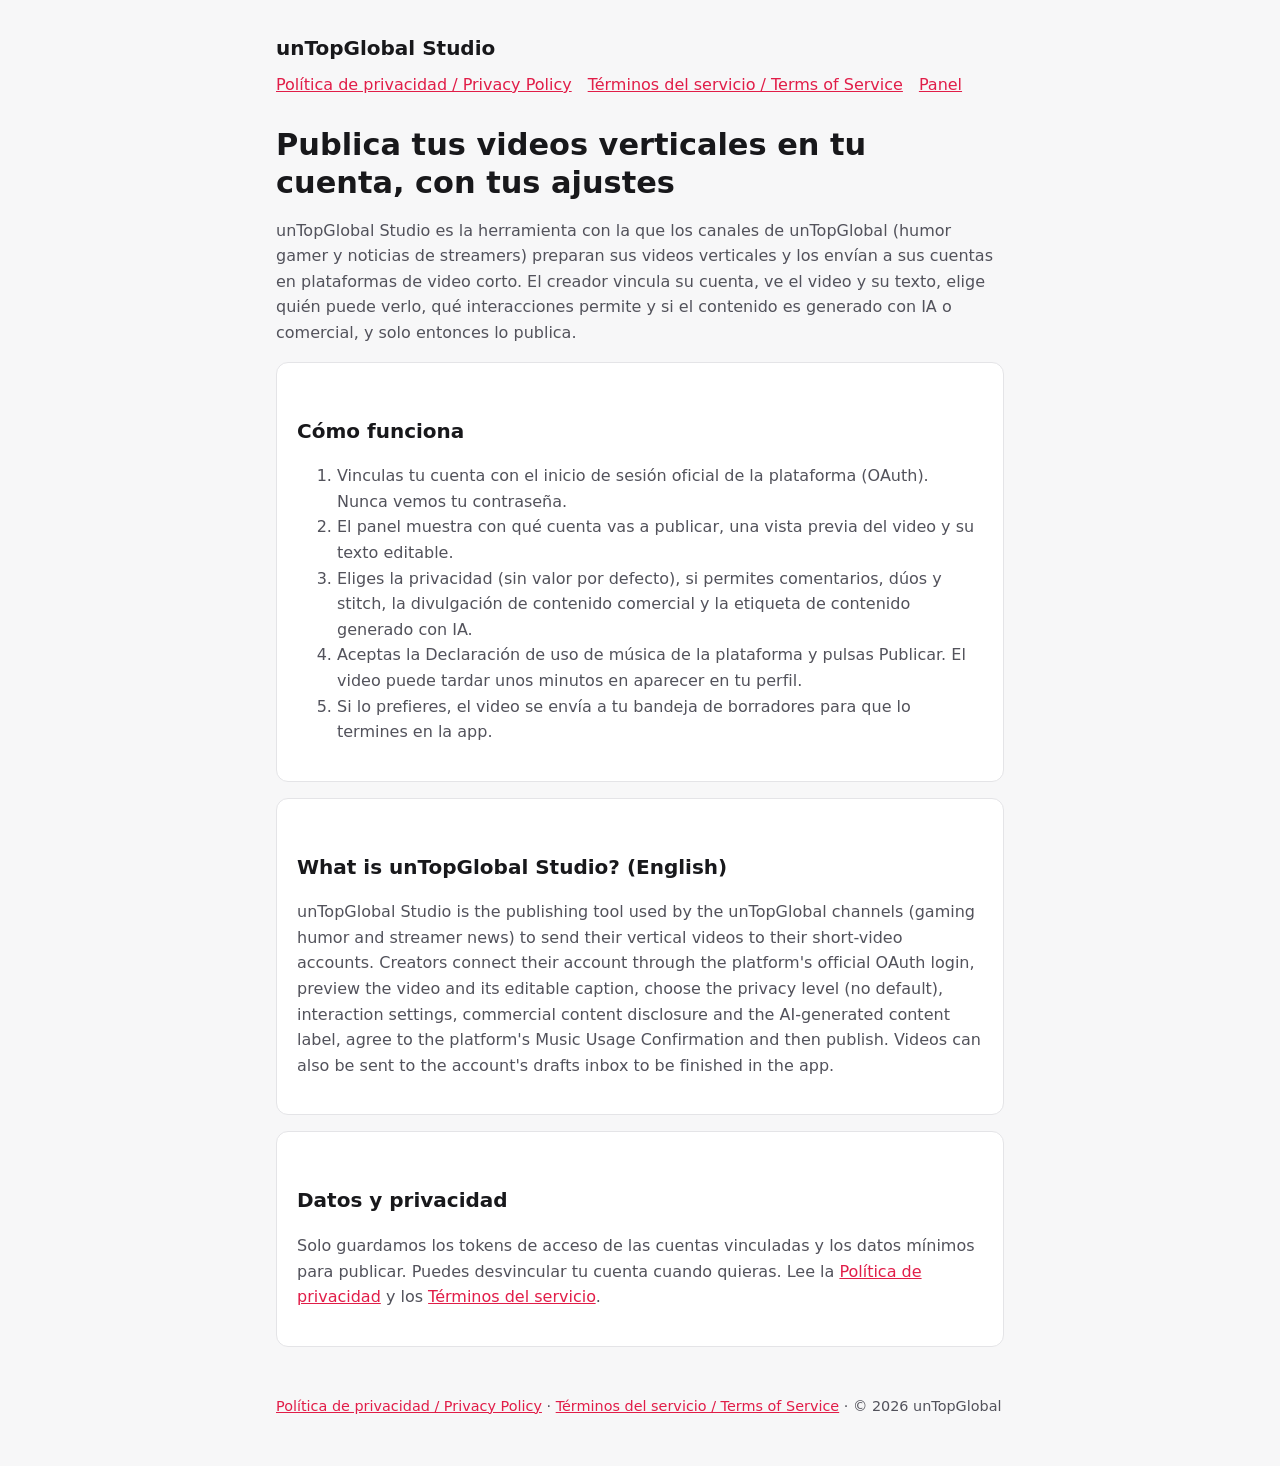
<file: index.html>
<!doctype html>
<html lang="es">
<head>
  <meta charset="utf-8">
  <meta name="viewport" content="width=device-width, initial-scale=1">
  <title>unTopGlobal Studio</title>
  <meta name="description" content="Herramienta de publicación de video vertical de los canales unTopGlobal.">
  <link rel="stylesheet" href="estilos.css">
</head>
<body>
  <header>
    <a class="marca" href="index.html">unTopGlobal Studio</a>
    <nav>
      <a href="privacidad.html">Política de privacidad / Privacy Policy</a>
      <a href="terminos.html">Términos del servicio / Terms of Service</a>
      <a href="panel.html">Panel</a>
    </nav>
  </header>

  <main>
    <h1>Publica tus videos verticales en tu cuenta, con tus ajustes</h1>
    <p>
      unTopGlobal Studio es la herramienta con la que los canales de unTopGlobal
      (humor gamer y noticias de streamers) preparan sus videos verticales y los
      envían a sus cuentas en plataformas de video corto. El creador vincula su
      cuenta, ve el video y su texto, elige quién puede verlo, qué interacciones
      permite y si el contenido es generado con IA o comercial, y solo entonces
      lo publica.
    </p>

    <div class="tarjeta">
      <h2>Cómo funciona</h2>
      <ol>
        <li>Vinculas tu cuenta con el inicio de sesión oficial de la plataforma (OAuth). Nunca vemos tu contraseña.</li>
        <li>El panel muestra con qué cuenta vas a publicar, una vista previa del video y su texto editable.</li>
        <li>Eliges la privacidad (sin valor por defecto), si permites comentarios, dúos y stitch, la divulgación de contenido comercial y la etiqueta de contenido generado con IA.</li>
        <li>Aceptas la Declaración de uso de música de la plataforma y pulsas Publicar. El video puede tardar unos minutos en aparecer en tu perfil.</li>
        <li>Si lo prefieres, el video se envía a tu bandeja de borradores para que lo termines en la app.</li>
      </ol>
    </div>

    <div class="tarjeta">
      <h2>What is unTopGlobal Studio? (English)</h2>
      <p>
        unTopGlobal Studio is the publishing tool used by the unTopGlobal channels
        (gaming humor and streamer news) to send their vertical videos to their
        short-video accounts. Creators connect their account through the platform's
        official OAuth login, preview the video and its editable caption, choose the
        privacy level (no default), interaction settings, commercial content
        disclosure and the AI-generated content label, agree to the platform's Music
        Usage Confirmation and then publish. Videos can also be sent to the account's
        drafts inbox to be finished in the app.
      </p>
    </div>

    <div class="tarjeta">
      <h2>Datos y privacidad</h2>
      <p>
        Solo guardamos los tokens de acceso de las cuentas vinculadas y los datos
        mínimos para publicar. Puedes desvincular tu cuenta cuando quieras.
        Lee la <a href="privacidad.html">Política de privacidad</a> y los
        <a href="terminos.html">Términos del servicio</a>.
      </p>
    </div>
  </main>

  <footer>
    <a href="privacidad.html">Política de privacidad / Privacy Policy</a> ·
    <a href="terminos.html">Términos del servicio / Terms of Service</a> ·
    © 2026 unTopGlobal
  </footer>
</body>
</html>
</file>
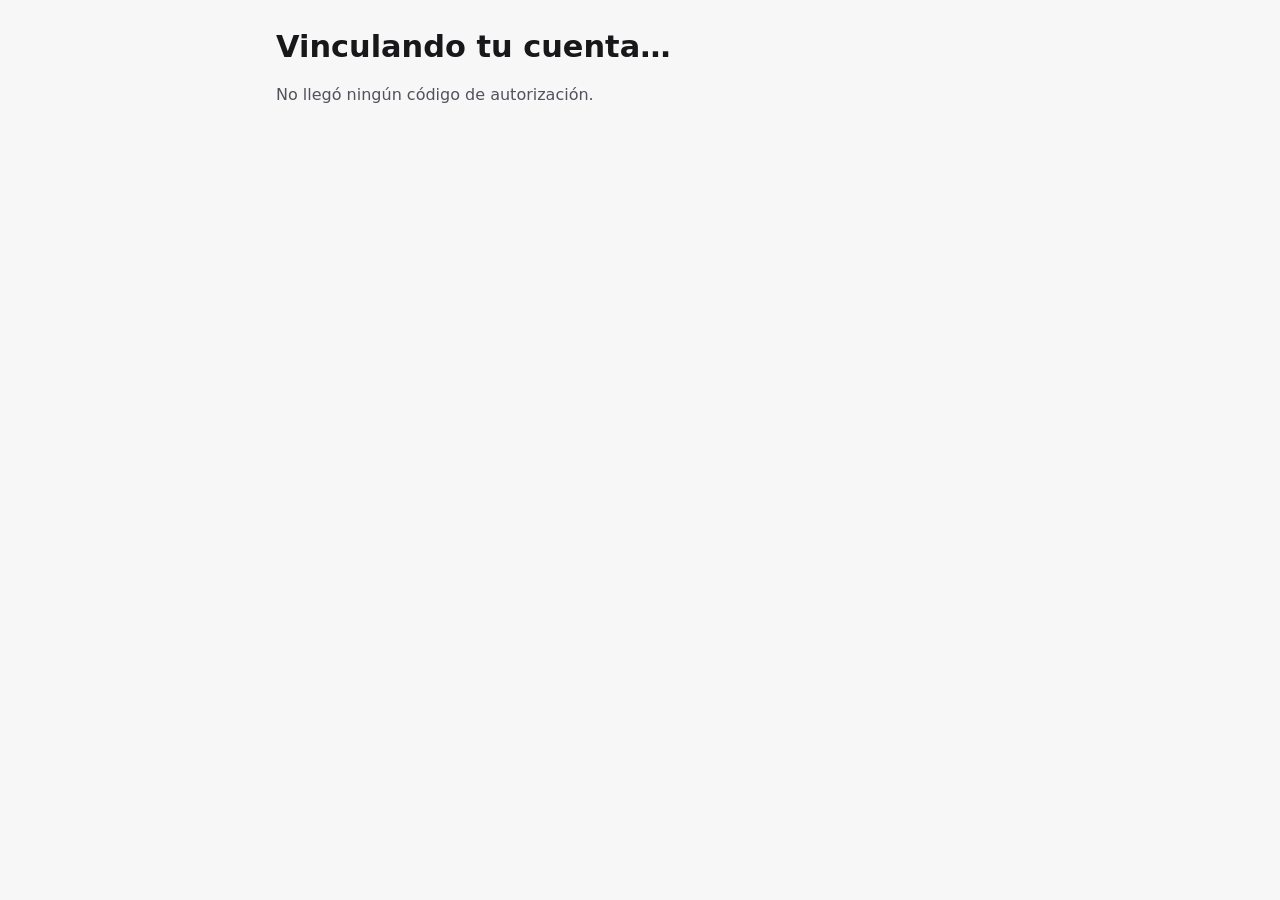
<file: callback.html>
<!doctype html>
<html lang="es">
<head>
  <meta charset="utf-8">
  <meta name="viewport" content="width=device-width, initial-scale=1">
  <title>Vinculando cuenta</title>
  <link rel="stylesheet" href="estilos.css">
  <script src="config.js"></script>
</head>
<body>
  <main>
    <h1>Vinculando tu cuenta…</h1>
    <p id="estado">Un momento.</p>
  </main>
  <script>
    // Redirect URI registrado en la app: esta página. Reenvía code/state/error
    // al Web App de Apps Script, que canjea el código y guarda el token.
    (function () {
      var q = window.location.search.replace(/^\?/, "");
      if (!q) {
        document.getElementById("estado").textContent = "No llegó ningún código de autorización.";
        return;
      }
      window.location.replace(window.APPS_SCRIPT_URL + "?api=oauth&" + q);
    })();
  </script>
</body>
</html>
</file>
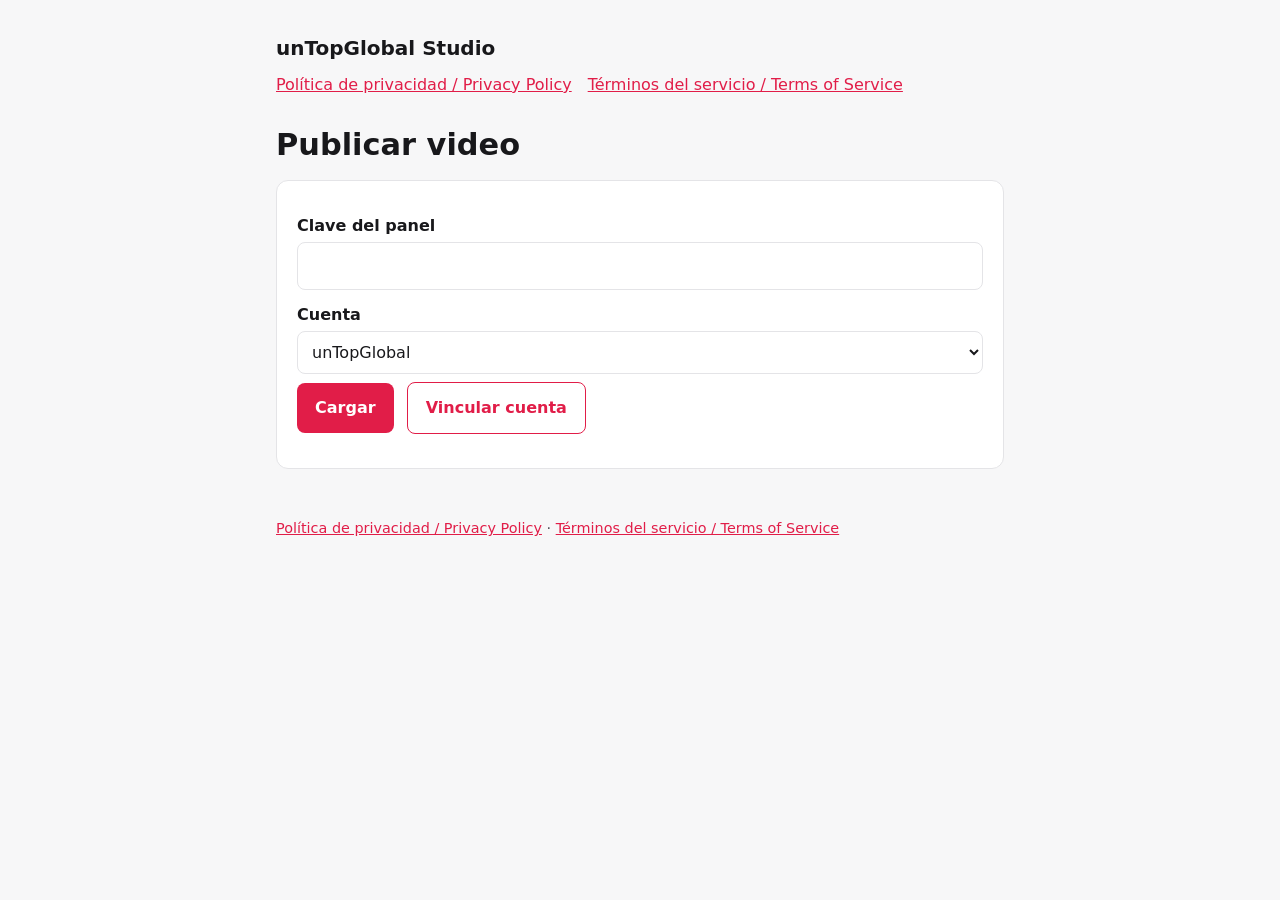
<file: panel.html>
<!doctype html>
<html lang="es">
<head>
  <meta charset="utf-8">
  <meta name="viewport" content="width=device-width, initial-scale=1">
  <title>Panel de publicación</title>
  <link rel="stylesheet" href="estilos.css">
  <script src="config.js"></script>
</head>
<body>
  <header>
    <a class="marca" href="index.html">unTopGlobal Studio</a>
    <nav>
      <a href="privacidad.html">Política de privacidad / Privacy Policy</a>
      <a href="terminos.html">Términos del servicio / Terms of Service</a>
    </nav>
  </header>

  <main>
    <h1>Publicar video</h1>

    <div class="tarjeta">
      <label for="clave">Clave del panel</label>
      <input id="clave" type="password" autocomplete="current-password">
      <label for="cuenta">Cuenta</label>
      <select id="cuenta">
        <option value="main">unTopGlobal</option>
        <option value="meta">unTopGlobalMeta</option>
      </select>
      <button id="cargar">Cargar</button>
      <button id="vincular" class="secundario">Vincular cuenta</button>
      <p id="mensaje" class="pequeno"></p>
    </div>

    <div id="formulario" class="oculto">
      <div class="tarjeta">
        <div class="creador">
          <img id="avatar" alt="">
          <div>
            <div class="pequeno">Vas a publicar en</div>
            <strong id="apodo"></strong> <span id="usuario" class="pequeno"></span>
          </div>
        </div>
        <p id="noPuede" class="pequeno oculto"></p>
      </div>

      <div class="tarjeta">
        <iframe id="vista" class="vista" allow="autoplay" title="Vista previa"></iframe>
        <p id="videoInfo" class="pequeno"></p>
        <label for="texto">Texto (pie de foto y hashtags)</label>
        <textarea id="texto" maxlength="2200"></textarea>

        <label for="privacidad">Quién puede ver este video</label>
        <select id="privacidad"><option value="" selected disabled>Elige una opción</option></select>

        <label>Permitir a los usuarios</label>
        <div class="fila"><input type="checkbox" id="comentarios"><label for="comentarios">Comentarios</label></div>
        <div class="fila"><input type="checkbox" id="duo"><label for="duo">Dúo</label></div>
        <div class="fila"><input type="checkbox" id="stitch"><label for="stitch">Stitch</label></div>

        <label>Etiquetas</label>
        <div class="fila"><input type="checkbox" id="ia"><label for="ia">Contenido generado por IA</label></div>

        <label>Divulgación del contenido</label>
        <div class="fila"><input type="checkbox" id="comercial"><label for="comercial">Este video promociona una marca, producto o servicio</label></div>
        <div id="opcionesComercial" class="oculto">
          <div class="fila"><input type="checkbox" id="marcaPropia"><label for="marcaPropia">Tu marca</label></div>
          <div class="fila"><input type="checkbox" id="contenidoMarca"><label for="contenidoMarca">Contenido de marca</label></div>
          <p id="avisoComercial" class="pequeno"></p>
        </div>

        <p id="declaracion" class="pequeno"></p>
        <div class="fila"><input type="checkbox" id="musica"><label for="musica">Estoy de acuerdo</label></div>

        <button id="publicar" disabled>Publicar</button>
        <button id="guardar" class="secundario" disabled>Guardar como ajustes de publicación automática</button>
        <p id="resultado" class="pequeno"></p>
      </div>
    </div>
  </main>

  <footer>
    <a href="privacidad.html">Política de privacidad / Privacy Policy</a> ·
    <a href="terminos.html">Términos del servicio / Terms of Service</a>
  </footer>

  <script>
    (function () {
      var $ = function (id) { return document.getElementById(id); };
      var ETIQUETAS = {
        PUBLIC_TO_EVERYONE: "Todos",
        MUTUAL_FOLLOW_FRIENDS: "Amigos (seguidores mutuos)",
        FOLLOWER_OF_CREATOR: "Seguidores",
        SELF_ONLY: "Solo yo"
      };
      var MUSICA = '<a href="https://www.tiktok.com/legal/page/global/music-usage-confirmation/en" target="_blank" rel="noopener">Declaración de uso de música</a>';
      var MARCA = '<a href="https://www.tiktok.com/legal/page/global/bc-policy/en" target="_blank" rel="noopener">Política de contenido de marca</a>';
      var datos = null;

      try { $("clave").value = localStorage.getItem("panelClave") || ""; } catch (e) {}

      function api(params) {
        var q = Object.keys(params).map(function (k) { return encodeURIComponent(k) + "=" + encodeURIComponent(params[k]); }).join("&");
        return fetch(window.APPS_SCRIPT_URL + "?" + q).then(function (r) { return r.json(); });
      }

      function base(extra) {
        var o = { k: $("clave").value, cuenta: $("cuenta").value };
        for (var k in extra) o[k] = extra[k];
        return o;
      }

      function marcados() {
        return {
          privacidad: $("privacidad").value,
          comentarios: $("comentarios").checked ? 1 : 0,
          duo: $("duo").checked ? 1 : 0,
          stitch: $("stitch").checked ? 1 : 0,
          ia: $("ia").checked ? 1 : 0,
          comercial: $("comercial").checked ? 1 : 0,
          marcaPropia: $("marcaPropia").checked ? 1 : 0,
          contenidoMarca: $("contenidoMarca").checked ? 1 : 0,
          musica: $("musica").checked ? 1 : 0
        };
      }

      // Reglas de la divulgación comercial y del botón de publicar.
      function actualizar() {
        var comercial = $("comercial").checked;
        var marca = $("contenidoMarca").checked;
        var propia = $("marcaPropia").checked;
        $("opcionesComercial").classList.toggle("oculto", !comercial);

        var soloYo = $("privacidad").querySelector('option[value="SELF_ONLY"]');
        if (soloYo) soloYo.disabled = comercial && marca;
        if (comercial && marca && $("privacidad").value === "SELF_ONLY") $("privacidad").value = "";

        var aviso = "";
        if (comercial && marca) aviso = "Tu video se etiquetará como «Colaboración pagada». El contenido de marca no puede ser privado.";
        else if (comercial && propia) aviso = "Tu video se etiquetará como «Contenido promocional».";
        else if (comercial) aviso = "Elige «Tu marca», «Contenido de marca» o ambas para poder publicar.";
        $("avisoComercial").textContent = aviso;

        $("declaracion").innerHTML = "Al publicar, aceptas la " + (comercial && marca ? MARCA + " y la " : "") + MUSICA + ".";

        var puede = !!datos && !!datos.creador && !!datos.video && !!$("privacidad").value && $("musica").checked && (!comercial || marca || propia);
        $("publicar").disabled = !puede;
        $("guardar").disabled = !(datos && datos.creador && $("privacidad").value && $("musica").checked && !comercial);
        $("publicar").title = comercial && !marca && !propia ? "Elige al menos una opción de divulgación" : "";
      }

      function pintar(d) {
        datos = d;
        $("formulario").classList.remove("oculto");
        var c = d.creador || {};
        $("avatar").src = c.creator_avatar_url || "";
        $("apodo").textContent = c.creator_nickname || (d.autorizada ? "(sin permiso de publicación: vuelve a vincular)" : "(cuenta sin vincular)");
        $("usuario").textContent = c.creator_username ? "@" + c.creator_username : "";
        $("noPuede").classList.toggle("oculto", !d.creadorError);
        $("noPuede").textContent = d.creadorError ? "Esta cuenta no puede publicar ahora (" + d.creadorError + "). Inténtalo más tarde." : "";

        var sel = $("privacidad");
        sel.innerHTML = '<option value="" selected disabled>Elige una opción</option>';
        (c.privacy_level_options || []).forEach(function (v) {
          var o = document.createElement("option");
          o.value = v; o.textContent = ETIQUETAS[v] || v; sel.appendChild(o);
        });

        [["comentarios", c.comment_disabled], ["duo", c.duet_disabled], ["stitch", c.stitch_disabled]].forEach(function (x) {
          $(x[0]).checked = false;
          $(x[0]).disabled = x[1] === true;
          $(x[0]).parentNode.title = x[1] === true ? "Desactivado en los ajustes de tu cuenta" : "";
        });

        $("ia").checked = d.etiquetaIASugerida === true;
        $("comercial").checked = false; $("marcaPropia").checked = false; $("contenidoMarca").checked = false; $("musica").checked = false;

        if (d.video) {
          $("vista").src = d.video.vistaPrevia;
          $("texto").value = d.video.texto;
          var max = c.max_video_post_duration_sec ? " · duración máxima permitida: " + c.max_video_post_duration_sec + " s" : "";
          $("videoInfo").textContent = d.video.nombre + " · " + d.video.mb + " MB" + max;
        } else {
          $("vista").removeAttribute("src");
          $("texto").value = "";
          $("videoInfo").textContent = "No hay video pendiente para esta cuenta.";
        }
        actualizar();
      }

      $("cargar").onclick = function () {
        try { localStorage.setItem("panelClave", $("clave").value); } catch (e) {}
        $("mensaje").textContent = "Cargando…";
        api(base({ api: "creador" })).then(function (d) {
          $("mensaje").textContent = d.ok ? "" : d.error;
          if (d.ok) pintar(d);
        }).catch(function (e) { $("mensaje").textContent = String(e); });
      };

      $("vincular").onclick = function () {
        api(base({ api: "autorizar" })).then(function (d) {
          if (d.ok) window.location.href = d.url; else $("mensaje").textContent = d.error;
        });
      };

      ["privacidad", "comercial", "marcaPropia", "contenidoMarca", "musica"].forEach(function (id) { $(id).onchange = actualizar; });

      $("publicar").onclick = function () {
        $("publicar").disabled = true;
        $("resultado").textContent = "Subiendo el video…";
        var p = base(marcados()); p.api = "publicar"; p.texto = $("texto").value; p.clave = datos.video.clave;
        api(p).then(function (d) {
          if (!d.ok) { $("resultado").textContent = d.error; actualizar(); return; }
          $("resultado").textContent = d.mensaje;
          var vueltas = 0;
          var t = setInterval(function () {
            api(base({ api: "estado", publishId: d.publishId })).then(function (s) {
              if (s.estado) $("resultado").textContent = d.mensaje + " Estado: " + s.estado + (s.motivo ? " (" + s.motivo + ")" : "");
              if (s.estado === "PUBLISH_COMPLETE" || s.estado === "FAILED" || ++vueltas > 18) clearInterval(t);
            });
          }, 10000);
        }).catch(function (e) { $("resultado").textContent = String(e); actualizar(); });
      };

      $("guardar").onclick = function () {
        var p = base(marcados()); p.api = "consentir";
        api(p).then(function (d) {
          $("resultado").textContent = d.ok ? "Ajustes guardados: los próximos videos de esta cuenta se publicarán con ellos." : d.error;
        });
      };
    })();
  </script>
</body>
</html>
</file>
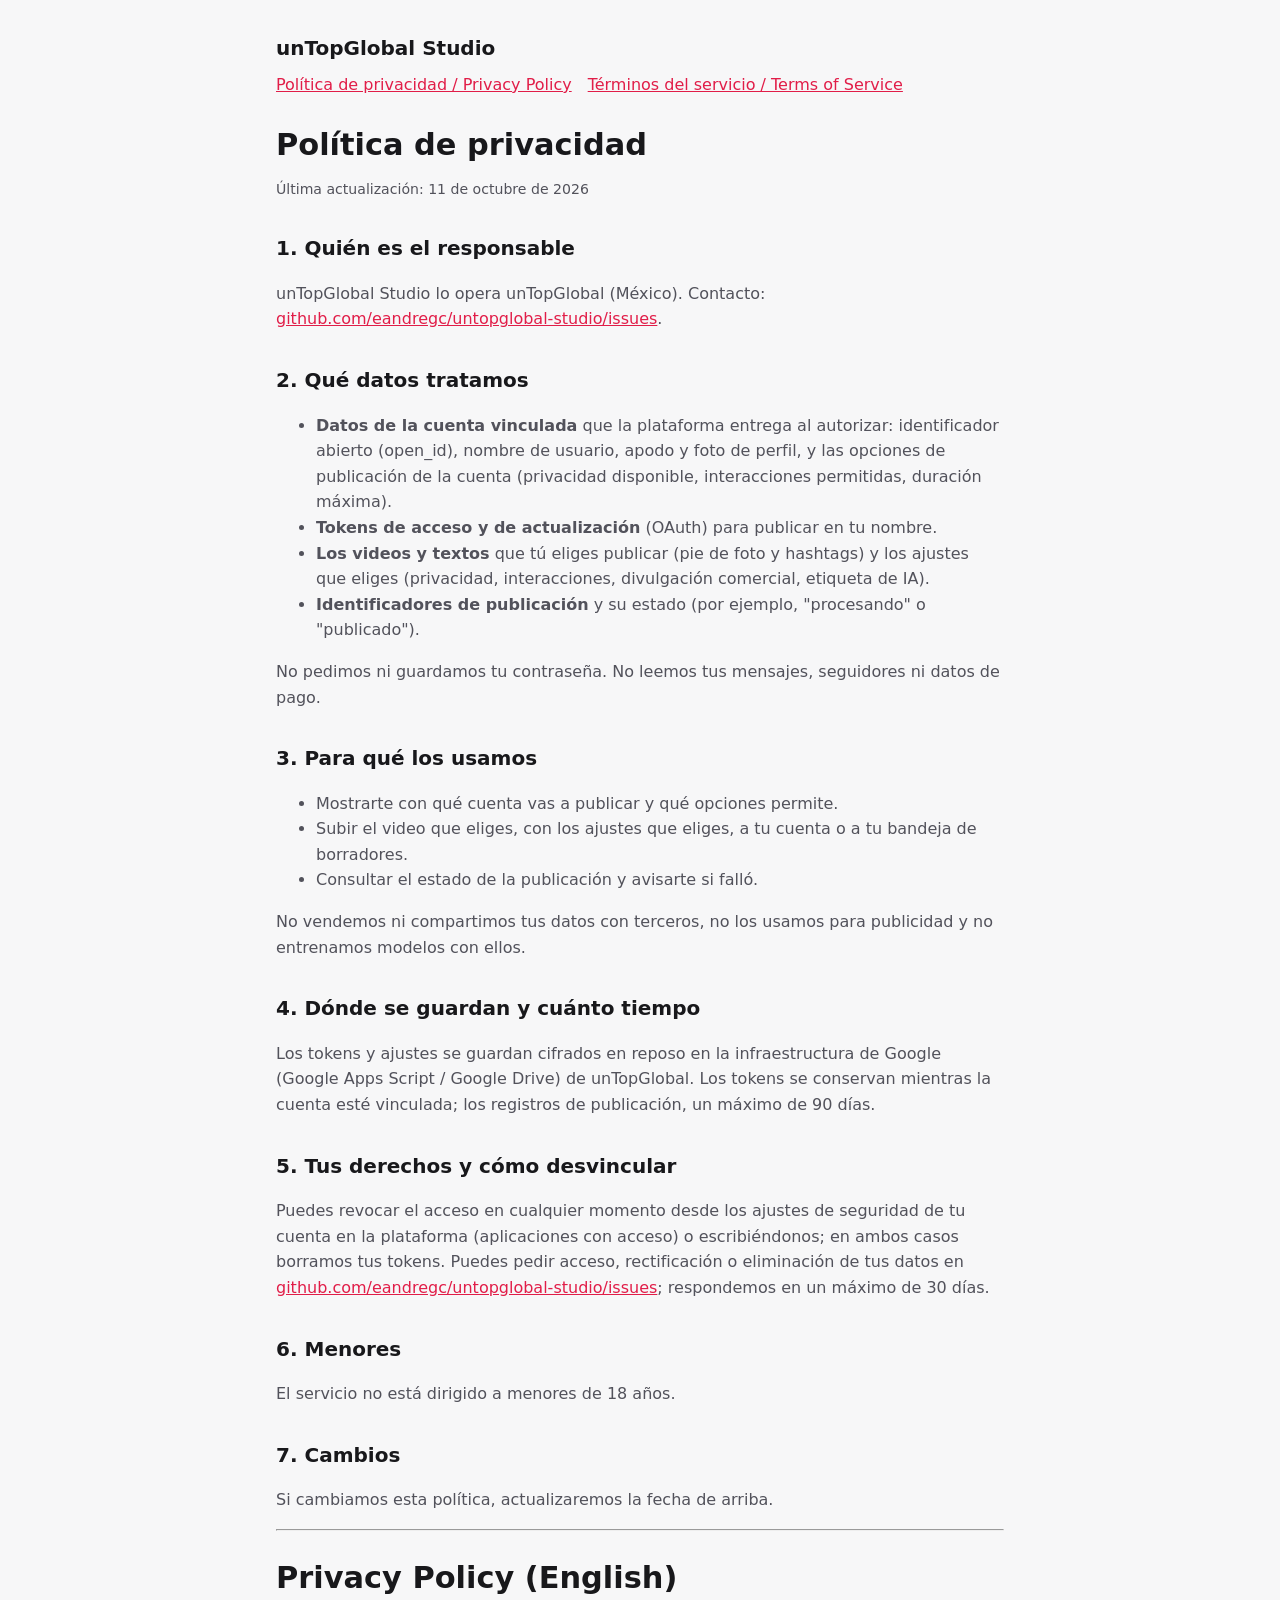
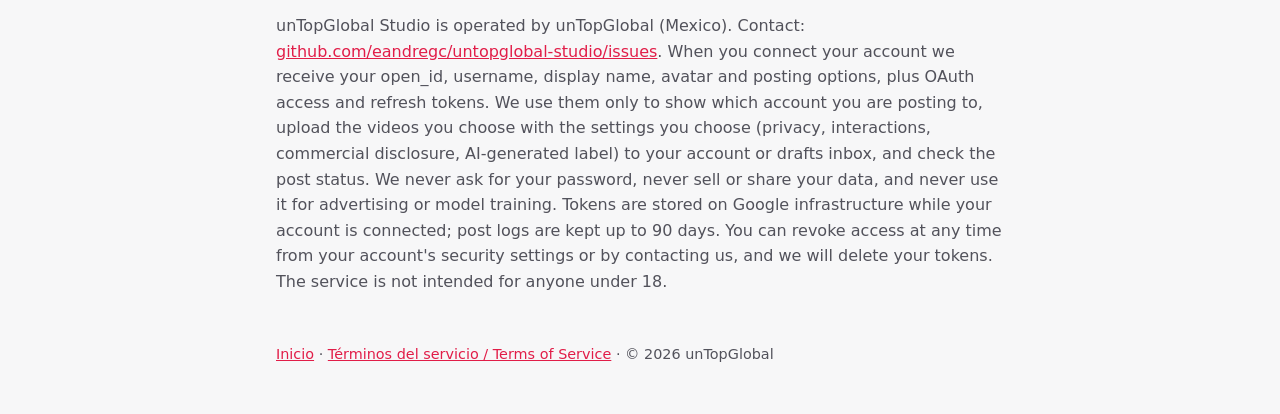
<file: privacidad.html>
<!doctype html>
<html lang="es">
<head>
  <meta charset="utf-8">
  <meta name="viewport" content="width=device-width, initial-scale=1">
  <title>Política de privacidad</title>
  <link rel="stylesheet" href="estilos.css">
</head>
<body>
  <header>
    <a class="marca" href="index.html">unTopGlobal Studio</a>
    <nav>
      <a href="privacidad.html">Política de privacidad / Privacy Policy</a>
      <a href="terminos.html">Términos del servicio / Terms of Service</a>
    </nav>
  </header>

  <main>
    <h1>Política de privacidad</h1>
    <p class="pequeno">Última actualización: 11 de octubre de 2026</p>

    <h2>1. Quién es el responsable</h2>
    <p>
      unTopGlobal Studio lo opera unTopGlobal (México). Contacto:
      <a href="https://github.com/eandregc/untopglobal-studio/issues">github.com/eandregc/untopglobal-studio/issues</a>.
    </p>

    <h2>2. Qué datos tratamos</h2>
    <ul>
      <li><strong>Datos de la cuenta vinculada</strong> que la plataforma entrega al autorizar: identificador abierto (open_id), nombre de usuario, apodo y foto de perfil, y las opciones de publicación de la cuenta (privacidad disponible, interacciones permitidas, duración máxima).</li>
      <li><strong>Tokens de acceso y de actualización</strong> (OAuth) para publicar en tu nombre.</li>
      <li><strong>Los videos y textos</strong> que tú eliges publicar (pie de foto y hashtags) y los ajustes que eliges (privacidad, interacciones, divulgación comercial, etiqueta de IA).</li>
      <li><strong>Identificadores de publicación</strong> y su estado (por ejemplo, "procesando" o "publicado").</li>
    </ul>
    <p>No pedimos ni guardamos tu contraseña. No leemos tus mensajes, seguidores ni datos de pago.</p>

    <h2>3. Para qué los usamos</h2>
    <ul>
      <li>Mostrarte con qué cuenta vas a publicar y qué opciones permite.</li>
      <li>Subir el video que eliges, con los ajustes que eliges, a tu cuenta o a tu bandeja de borradores.</li>
      <li>Consultar el estado de la publicación y avisarte si falló.</li>
    </ul>
    <p>No vendemos ni compartimos tus datos con terceros, no los usamos para publicidad y no entrenamos modelos con ellos.</p>

    <h2>4. Dónde se guardan y cuánto tiempo</h2>
    <p>
      Los tokens y ajustes se guardan cifrados en reposo en la infraestructura de
      Google (Google Apps Script / Google Drive) de unTopGlobal. Los tokens se
      conservan mientras la cuenta esté vinculada; los registros de publicación,
      un máximo de 90 días.
    </p>

    <h2>5. Tus derechos y cómo desvincular</h2>
    <p>
      Puedes revocar el acceso en cualquier momento desde los ajustes de seguridad
      de tu cuenta en la plataforma (aplicaciones con acceso) o escribiéndonos; en
      ambos casos borramos tus tokens. Puedes pedir acceso, rectificación o
      eliminación de tus datos en <a href="https://github.com/eandregc/untopglobal-studio/issues">github.com/eandregc/untopglobal-studio/issues</a>;
      respondemos en un máximo de 30 días.
    </p>

    <h2>6. Menores</h2>
    <p>El servicio no está dirigido a menores de 18 años.</p>

    <h2>7. Cambios</h2>
    <p>Si cambiamos esta política, actualizaremos la fecha de arriba.</p>

    <hr>

    <h1>Privacy Policy (English)</h1>
    <p>
      unTopGlobal Studio is operated by unTopGlobal (Mexico). Contact:
      <a href="https://github.com/eandregc/untopglobal-studio/issues">github.com/eandregc/untopglobal-studio/issues</a>. When you connect your account we
      receive your open_id, username, display name, avatar and posting options,
      plus OAuth access and refresh tokens. We use them only to show which account
      you are posting to, upload the videos you choose with the settings you
      choose (privacy, interactions, commercial disclosure, AI-generated label) to
      your account or drafts inbox, and check the post status. We never ask for
      your password, never sell or share your data, and never use it for
      advertising or model training. Tokens are stored on Google infrastructure
      while your account is connected; post logs are kept up to 90 days. You can
      revoke access at any time from your account's security settings or by
      contacting us, and we will delete your tokens. The service is not intended for
      anyone under 18.
    </p>
  </main>

  <footer>
    <a href="index.html">Inicio</a> ·
    <a href="terminos.html">Términos del servicio / Terms of Service</a> ·
    © 2026 unTopGlobal
  </footer>
</body>
</html>
</file>
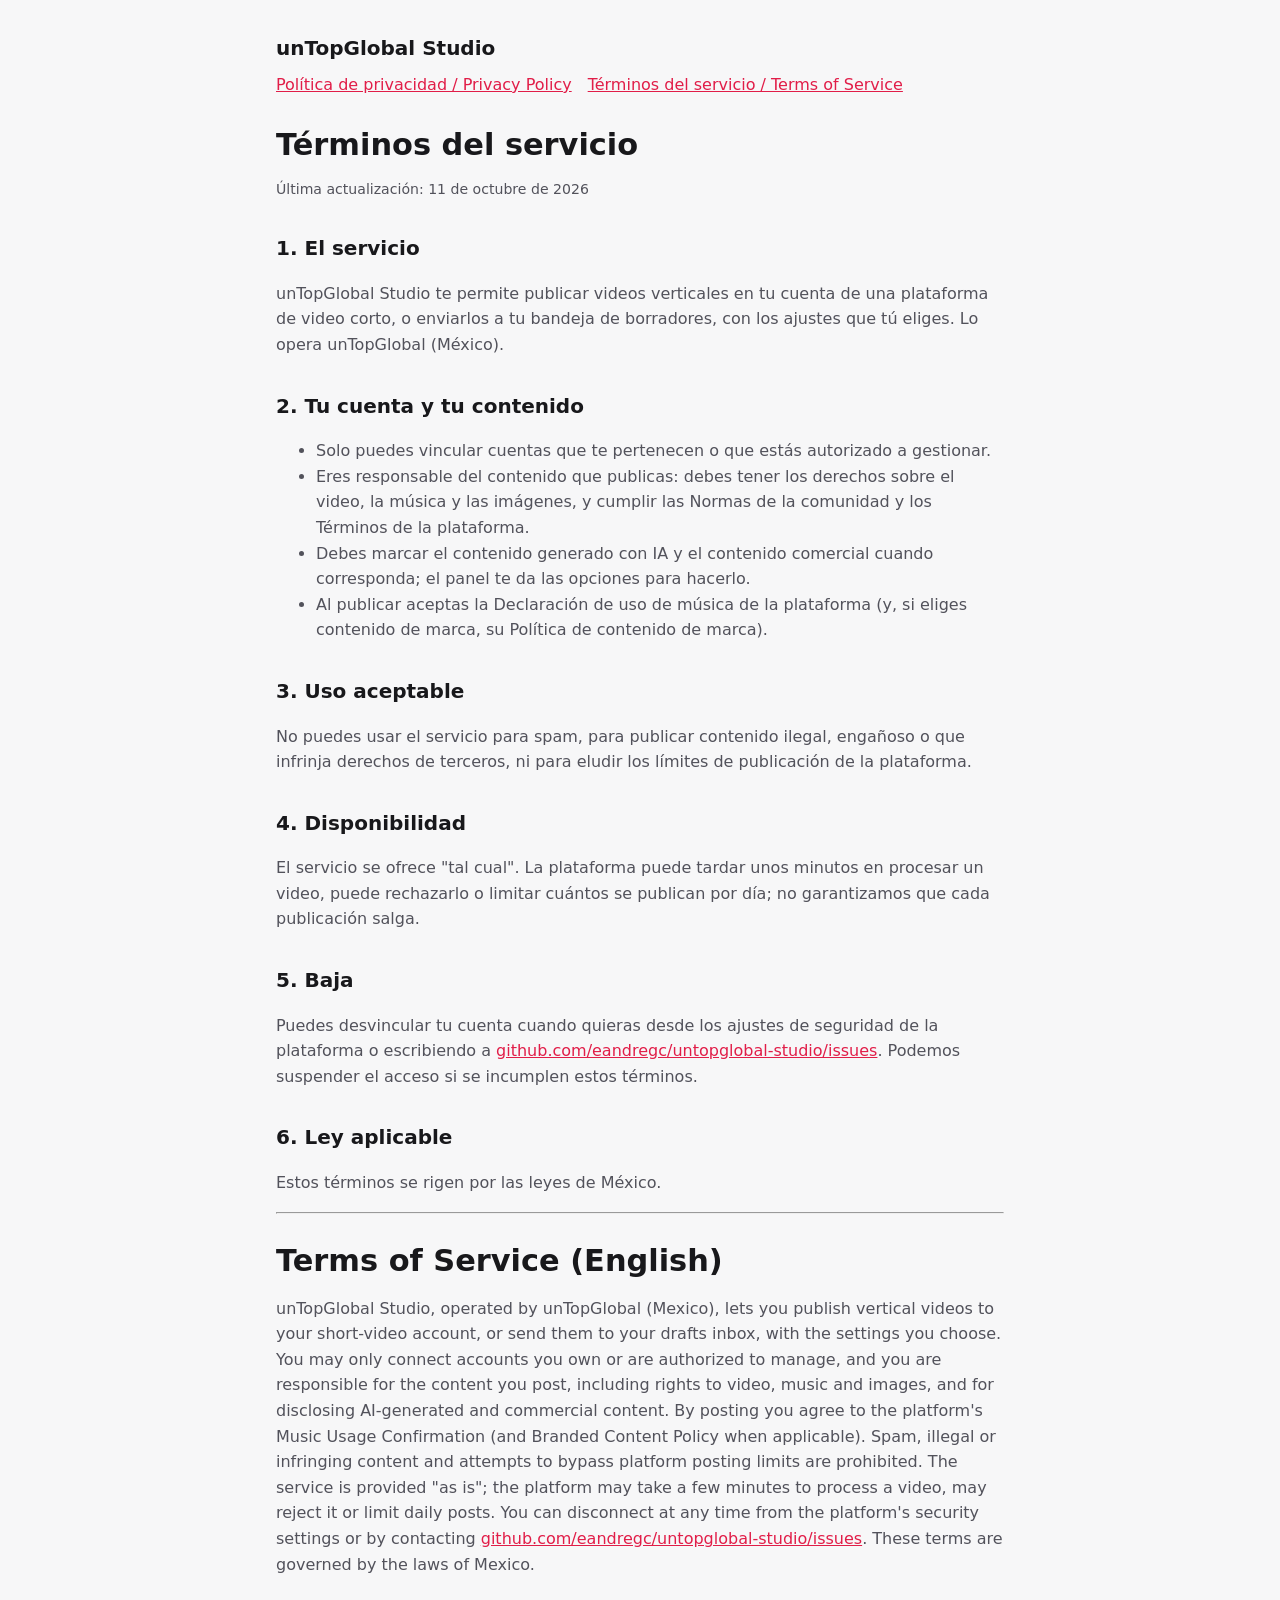
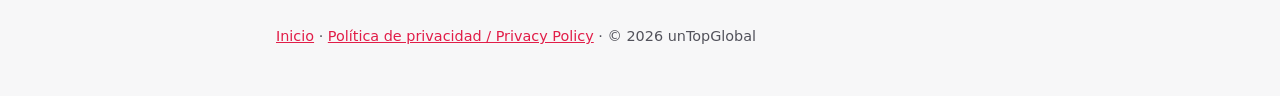
<file: terminos.html>
<!doctype html>
<html lang="es">
<head>
  <meta charset="utf-8">
  <meta name="viewport" content="width=device-width, initial-scale=1">
  <title>Términos del servicio</title>
  <link rel="stylesheet" href="estilos.css">
</head>
<body>
  <header>
    <a class="marca" href="index.html">unTopGlobal Studio</a>
    <nav>
      <a href="privacidad.html">Política de privacidad / Privacy Policy</a>
      <a href="terminos.html">Términos del servicio / Terms of Service</a>
    </nav>
  </header>

  <main>
    <h1>Términos del servicio</h1>
    <p class="pequeno">Última actualización: 11 de octubre de 2026</p>

    <h2>1. El servicio</h2>
    <p>
      unTopGlobal Studio te permite publicar videos verticales en tu cuenta de una
      plataforma de video corto, o enviarlos a tu bandeja de borradores, con los
      ajustes que tú eliges. Lo opera unTopGlobal (México).
    </p>

    <h2>2. Tu cuenta y tu contenido</h2>
    <ul>
      <li>Solo puedes vincular cuentas que te pertenecen o que estás autorizado a gestionar.</li>
      <li>Eres responsable del contenido que publicas: debes tener los derechos sobre el video, la música y las imágenes, y cumplir las Normas de la comunidad y los Términos de la plataforma.</li>
      <li>Debes marcar el contenido generado con IA y el contenido comercial cuando corresponda; el panel te da las opciones para hacerlo.</li>
      <li>Al publicar aceptas la Declaración de uso de música de la plataforma (y, si eliges contenido de marca, su Política de contenido de marca).</li>
    </ul>

    <h2>3. Uso aceptable</h2>
    <p>
      No puedes usar el servicio para spam, para publicar contenido ilegal, engañoso
      o que infrinja derechos de terceros, ni para eludir los límites de publicación
      de la plataforma.
    </p>

    <h2>4. Disponibilidad</h2>
    <p>
      El servicio se ofrece "tal cual". La plataforma puede tardar unos minutos en
      procesar un video, puede rechazarlo o limitar cuántos se publican por día; no
      garantizamos que cada publicación salga.
    </p>

    <h2>5. Baja</h2>
    <p>
      Puedes desvincular tu cuenta cuando quieras desde los ajustes de seguridad de
      la plataforma o escribiendo a <a href="https://github.com/eandregc/untopglobal-studio/issues">github.com/eandregc/untopglobal-studio/issues</a>.
      Podemos suspender el acceso si se incumplen estos términos.
    </p>

    <h2>6. Ley aplicable</h2>
    <p>Estos términos se rigen por las leyes de México.</p>

    <hr>

    <h1>Terms of Service (English)</h1>
    <p>
      unTopGlobal Studio, operated by unTopGlobal (Mexico), lets you publish
      vertical videos to your short-video account, or send them to your drafts
      inbox, with the settings you choose. You may only connect accounts you own or
      are authorized to manage, and you are responsible for the content you post,
      including rights to video, music and images, and for disclosing AI-generated
      and commercial content. By posting you agree to the platform's Music Usage
      Confirmation (and Branded Content Policy when applicable). Spam, illegal or
      infringing content and attempts to bypass platform posting limits are
      prohibited. The service is provided "as is"; the platform may take a few
      minutes to process a video, may reject it or limit daily posts. You can
      disconnect at any time from the platform's security settings or by contacting
      <a href="https://github.com/eandregc/untopglobal-studio/issues">github.com/eandregc/untopglobal-studio/issues</a>. These terms are governed by the
      laws of Mexico.
    </p>
  </main>

  <footer>
    <a href="index.html">Inicio</a> ·
    <a href="privacidad.html">Política de privacidad / Privacy Policy</a> ·
    © 2026 unTopGlobal
  </footer>
</body>
</html>
</file>
<file: estilos.css>
:root {
  --fondo: #f7f7f8;
  --tarjeta: #ffffff;
  --texto: #18181b;
  --suave: #52525b;
  --borde: #e4e4e7;
  --acento: #e11d48;
  --acento-texto: #ffffff;
  --aviso: #fff7ed;
}

@media (prefers-color-scheme: dark) {
  :root:not([data-theme="light"]) {
    --fondo: #0f0f11;
    --tarjeta: #18181b;
    --texto: #f4f4f5;
    --suave: #a1a1aa;
    --borde: #2e2e33;
    --acento: #fb7185;
    --acento-texto: #18181b;
    --aviso: #2a1f14;
  }
}

* { box-sizing: border-box; }

body {
  margin: 0;
  background: var(--fondo);
  color: var(--texto);
  font: 16px/1.6 system-ui, -apple-system, "Segoe UI", Roboto, sans-serif;
}

header, main, footer { max-width: 760px; margin: 0 auto; padding: 0 16px; }
header { padding-top: 32px; }
header a.marca { color: var(--texto); text-decoration: none; font-weight: 700; font-size: 1.25rem; }
nav { display: flex; flex-wrap: wrap; gap: 16px; margin-top: 8px; }
nav a, footer a, main a { color: var(--acento); }
h1 { font-size: 1.9rem; line-height: 1.25; margin: 28px 0 12px; }
h2 { font-size: 1.25rem; margin-top: 32px; }
p, li { color: var(--suave); }
.tarjeta { background: var(--tarjeta); border: 1px solid var(--borde); border-radius: 12px; padding: 20px; margin: 16px 0; }
.aviso { background: var(--aviso); }
footer { padding: 32px 16px 48px; color: var(--suave); font-size: 0.9rem; }
label { display: block; margin: 12px 0 4px; font-weight: 600; color: var(--texto); }
input[type="text"], input[type="password"], select, textarea {
  width: 100%; padding: 10px; border-radius: 8px; border: 1px solid var(--borde);
  background: var(--tarjeta); color: var(--texto); font: inherit;
}
textarea { min-height: 110px; }
.fila { display: flex; align-items: center; gap: 8px; margin: 6px 0; }
.fila label { margin: 0; font-weight: 400; }
button {
  background: var(--acento); color: var(--acento-texto); border: 0; border-radius: 8px;
  padding: 12px 18px; font: inherit; font-weight: 600; cursor: pointer; margin: 8px 8px 0 0;
}
button.secundario { background: transparent; color: var(--acento); border: 1px solid var(--acento); }
button:disabled { opacity: 0.45; cursor: not-allowed; }
.creador { display: flex; align-items: center; gap: 12px; }
.creador img { width: 48px; height: 48px; border-radius: 50%; }
.vista { width: 100%; aspect-ratio: 9 / 16; max-height: 70vh; border: 0; border-radius: 12px; background: #000; }
.pequeno { font-size: 0.88rem; }
.oculto { display: none; }
</file>
